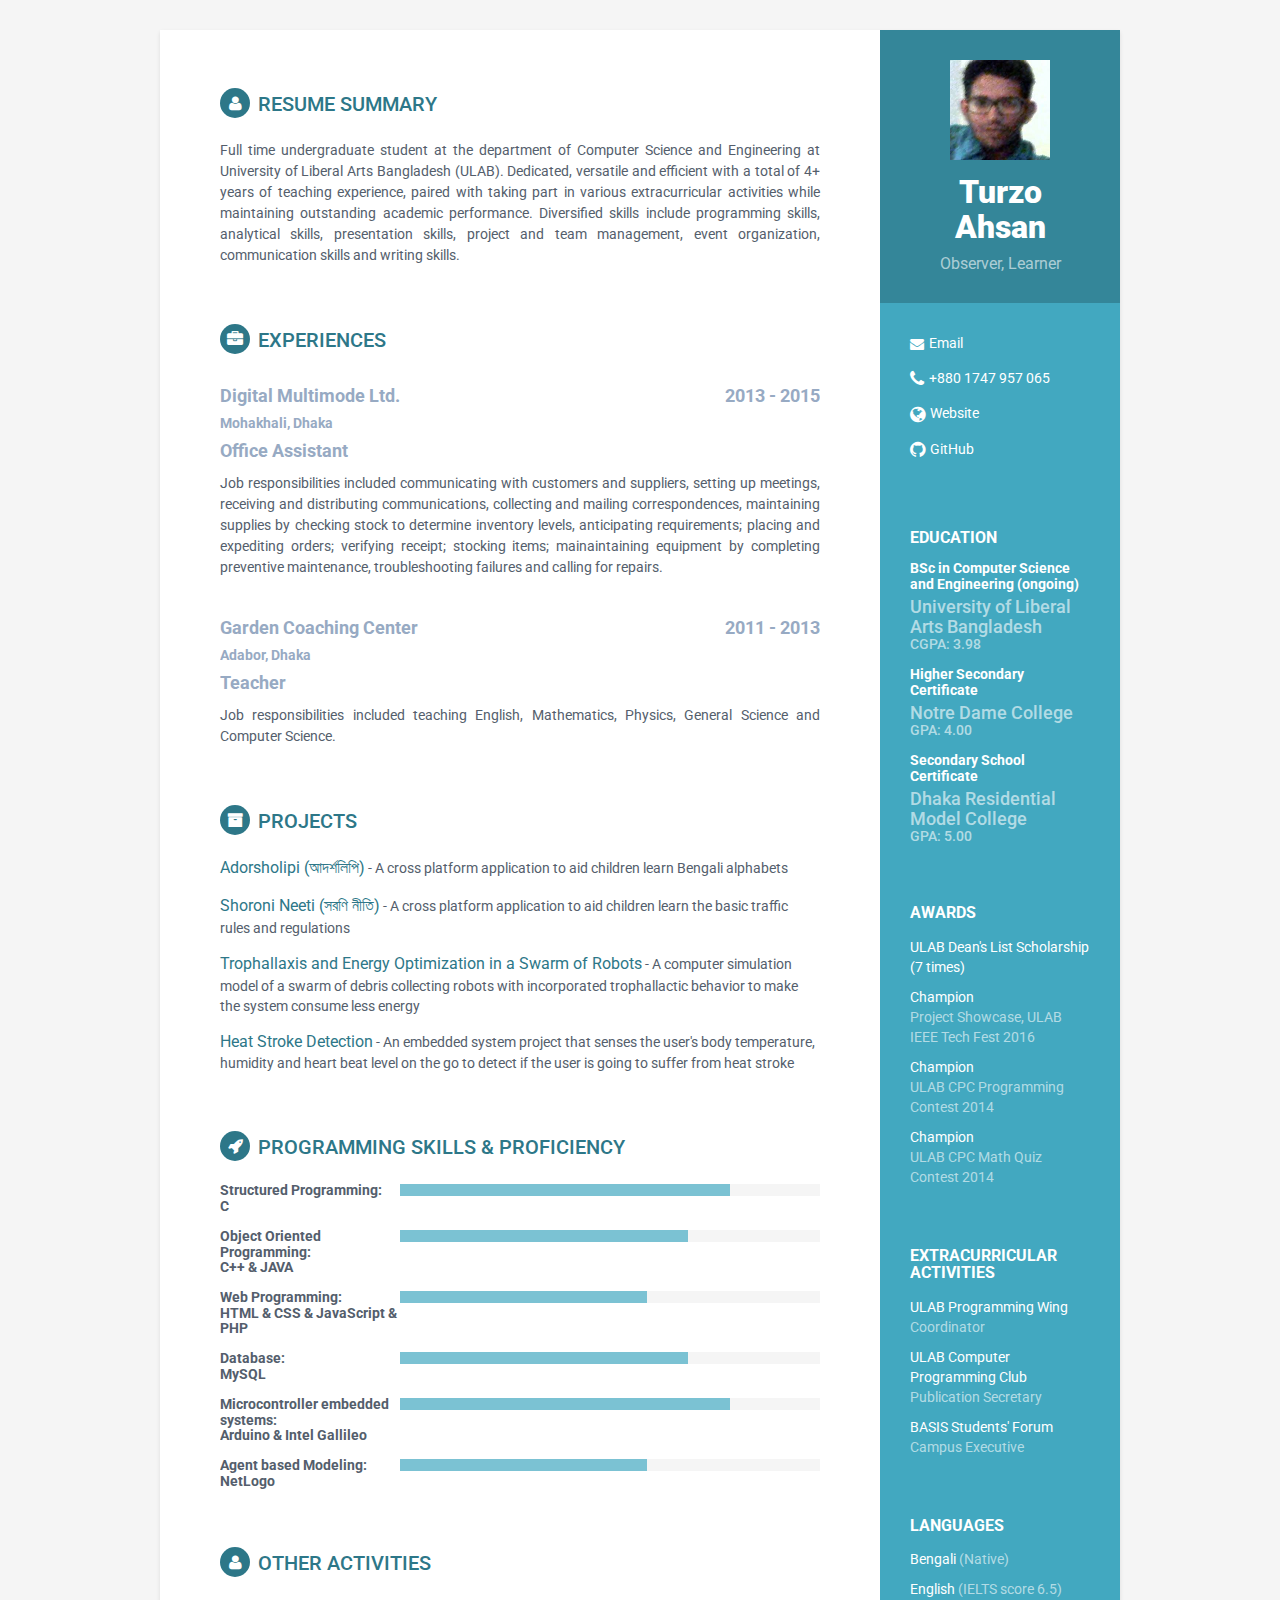
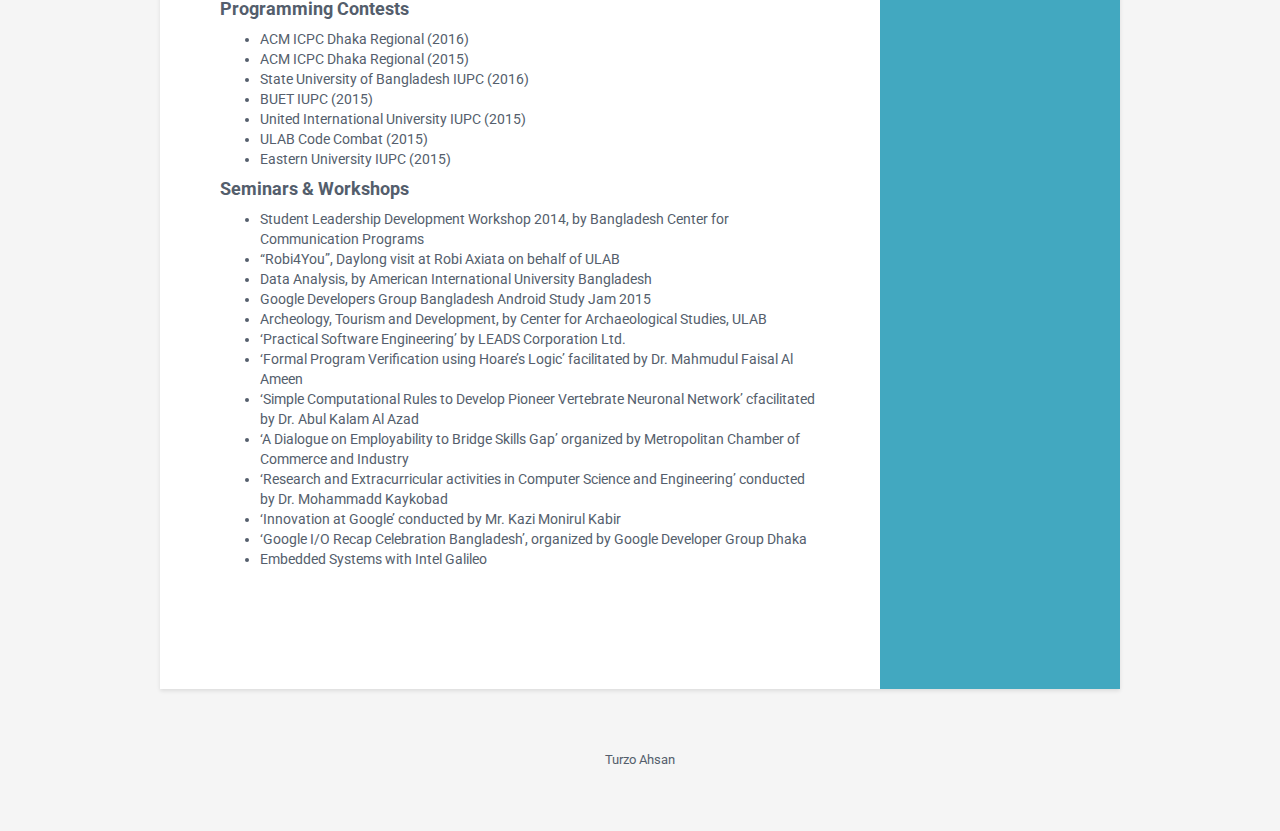
<file: Day.1/myResumeWebsite - oneFolder/index.html>
<!DOCTYPE html>
<html lang="en">  
<head>
    <title>turzo ahsan</title>
    <!-- Meta -->
    <meta charset="utf-8">
    <meta http-equiv="X-UA-Compatible" content="IE=edge">
    <meta name="viewport" content="width=device-width, initial-scale=1.0">
    <meta name="description" content="resume of turzo ahsan">
    <meta name="author" content="turzo ahsan">    
    <link rel="shortcut icon" href="favicon.ico">  
    <link href='https://fonts.googleapis.com/css?family=Roboto:400,500,400italic,300italic,300,500italic,700,700italic,900,900italic' rel='stylesheet' type='text/css'>
    <!-- CSS Libraries -->
    <link rel="stylesheet" href="bootstrap.min.css">   
    <link rel="stylesheet" href="font-awesome/css/font-awesome.css">
    <!-- My CSS -->  
    <link id="theme-style" rel="stylesheet" href="styles.css">
</head> 

<body>
    <div class="wrapper">
        <div class="sidebar-wrapper">
            <div class="profile-container">
                <img class="profile" src="profile.png" alt="profilePicture" />
                <h1 class="name">Turzo Ahsan</h1>
                <h3 class="tagline">Observer, Learner</h3>
            </div><!--//profile-container-->
            
            <div class="contact-container container-block">
                <ul class="list-unstyled contact-list">
                    <li class="email"><i class="fa fa-envelope"></i><a href="mailto: turzo.ahsan@gmail.com">Email</a></li>
                    <li class="phone"><i class="fa fa-phone"></i>+880 1747 957 065</li>
                    <li class="website"><i class="fa fa-globe"></i><a href="https://ahsanturzo.000webhostapp.com/" target="_blank">Website</a></li>
                    <li class="github"><i class="fa fa-github"></i><a href="https://www.github.com/ahsanTurzo" target="_blank">GitHub</a></li>
				</ul>
            </div><!--//contact-container-->
            <div class="education-container container-block">
                <h2 class="container-block-title">Education</h2>
                <div class="item">
                    <h4 class="degree">BSc in Computer Science and Engineering (ongoing)</h4>
                    <h4 class="meta">University of Liberal Arts Bangladesh</h5>
					<h5 class="meta">CGPA: 3.98</h5>
                    <!-- <div class="time">2013 - 2017</div> -->
                </div><!--//item-->
				<div class="item">
                    <h4 class="degree">Higher Secondary Certificate</h4>
                    <h4 class="meta">Notre Dame College</h5> 
					<h5 class="meta">GPA: 4.00</h5>
                </div><!--//item-->
				<div class="item">
                    <h4 class="degree">Secondary School Certificate</h4>
                    <h4 class="meta">Dhaka Residential Model College</h5>  
					<h5 class="meta">GPA: 5.00</h5>					
                </div><!--//item-->
            </div><!--//education-container-->
            
            <div class="languages-container container-block">
                <h2 class="container-block-title">Awards</h2>
                <ul class="list-unstyled interests-list">
                    <li>ULAB Dean's List Scholarship (7 times)
                        <!-- <ul>
                            <li>2014: Summer, Fall</li>
                            <li>2015: Spring, Fall</li>
                            <li>2016: Spring, Summer, Fall</li>
                        </ul> -->
                    </li>
                    <li>Champion<br> <span class="lang-desc">Project Showcase, ULAB IEEE Tech Fest 2016</span></li>
                    <li>Champion<br> <span class="lang-desc">ULAB CPC Programming Contest 2014</span></li>
                    <li>Champion<br> <span class="lang-desc">ULAB CPC Math Quiz Contest 2014</span></li>
                </ul>
            </div><!--//Awards-->

            <div class="languages-container container-block">
                <h2 class="container-block-title">Extracurricular Activities</h2>
                <ul class="list-unstyled interests-list">
                    <li>ULAB Programming Wing <span class="lang-desc">Coordinator</span></li>
                    <li>ULAB Computer Programming Club <span class="lang-desc">Publication Secretary</span></li>
                    <li>BASIS Students' Forum <span class="lang-desc">Campus Executive</span></li>               
                </ul>
            </div><!--//Languages-->

            <div class="languages-container container-block">
                <h2 class="container-block-title">Languages</h2>
                <ul class="list-unstyled interests-list">
                    <li>Bengali <span class="lang-desc">(Native)</span></li>
                    <li>English <span class="lang-desc">(IELTS score 6.5)</span></li>                
                </ul>
            </div><!--//Languages-->


            
            
            
        </div><!--//sidebar-wrapper-->
        
        <div class="main-wrapper">
            
            <section class="section summary-section">
                <h2 class="section-title"><i class="fa fa-user"></i>Resume Summary</h2>
                <div class="summary">
                    <p style=" text-align: justify;">
                        Full time undergraduate student at the department of Computer Science and Engineering at University of Liberal Arts Bangladesh (ULAB). Dedicated, versatile and efficient with a total of 4+ years of teaching experience, paired with taking part in various extracurricular activities while maintaining outstanding academic performance. Diversified skills include programming skills, analytical skills, presentation skills, project and team management, event organization, communication skills and writing skills.     
                    </p>
                </div><!--//summary-->
            </section><!--//Resume Summary section-->
            
            <section class="section experiences-section">
                <h2 class="section-title"><i class="fa fa-briefcase"></i>Experiences</h2>
                
                <div class="item">
                    <div class="meta">
                        <div class="upper-row">
                            <h4 class="company">Digital Multimode Ltd.</h4>
                            <h5 class="company">Mohakhali, Dhaka</h5>
                            <h4 class="company">Office Assistant</h4>
                            <h4 class="time">2013 - 2015</h4>                            
                        </div>                       
                    </div>
                    <div class="details">
                        <p style=" text-align: justify;">                            
                            Job responsibilities included communicating with customers and suppliers, setting up meetings, receiving and distributing communications, collecting and mailing correspondences, maintaining supplies by checking stock to determine inventory levels, anticipating requirements; placing and expediting orders; verifying receipt; stocking items; mainaintaining equipment by completing preventive maintenance, troubleshooting failures and calling for repairs.

                        </p>                        
                    </div>
                </div><!--//item-->

                <div class="item">
                    <div class="meta">
                        <div class="upper-row">
                            <h4 class="company">Garden Coaching Center</h4>
                            <h5 class="company">Adabor, Dhaka</h5>
                            <h4 class="company">Teacher</h4>
                            <h4 class="time">2011 - 2013</h4>                            
                        </div>                       
                    </div>
                    <div class="details">
                        <p style=" text-align: justify;">
                            Job responsibilities included teaching English, Mathematics, Physics, General Science and Computer Science. 
                        </p>                        
                    </div>
                </div><!--//item-->

            </section><!--// Experiences section-->
            
            <section class="section projects-section">
                <h2 class="section-title"><i class="fa fa-archive"></i>Projects</h2>
                
                <div class="item">
                    <span class="project-title"><a href="#hook">Adorsholipi (আদর্শলিপি)</a></span> - <span class="project-tagline">A cross platform application to aid children learn Bengali alphabets</span>
                    
                </div><!--//item-->
                <div class="item">
                    <span class="project-title"><a href="#hook">Shoroni Neeti (সরণি নীতি)</a></span> - 
                    <span class="project-tagline">A cross platform application to aid children learn the basic traffic rules and regulations</span>
                </div><!--//item-->
                <div class="item">
                    <span class="project-title"><a href="#hook">Trophallaxis and Energy Optimization in a Swarm of Robots</a></span> - <span class="project-tagline">A computer simulation model of a swarm of debris collecting robots with incorporated trophallactic behavior to make the system consume less energy</span>
                </div><!--//item-->
                <div class="item">
                    <span class="project-title"><a href="#hook">Heat Stroke Detection</a></span> - <span class="project-tagline">An embedded system project that senses the user's body temperature, humidity and heart beat level on the go to detect if the user is going to suffer from heat stroke</span>
                </div><!--//item-->                
            </section><!--// Projects section-->
            
            <section class="skills-section section">
                <h2 class="section-title"><i class="fa fa-rocket"></i>Programming Skills &amp; Proficiency</h2>
                <div class="skillset">        
                    <div class="item">
                        <h3 class="level-title">Structured Programming: <br> C</h3>
                        <div class="level-bar">
                            <div class="level-bar-inner" data-level="80%">
                            </div>                                      
                        </div><!--//level-bar-->                                 
                    </div><!--//item-->
                    <div class="item">
                        <h3 class="level-title">Object Oriented Programming: <br> C++ &amp; JAVA</h3>
                        <div class="level-bar">
                            <div class="level-bar-inner" data-level="70%">
                            </div>                                      
                        </div><!--//level-bar-->                                 
                    </div><!--//item-->
                    <div class="item">
                        <h3 class="level-title">Web Programming: <br> HTML &amp; CSS &amp; JavaScript &amp; PHP</h3>
                        <div class="level-bar">
                            <div class="level-bar-inner" data-level="60%">
                            </div>                                      
                        </div><!--//level-bar-->                                 
                    </div><!--//item-->
                    <div class="item">
                        <h3 class="level-title">Database: <br> MySQL</h3>
                        <div class="level-bar">
                            <div class="level-bar-inner" data-level="70%">
                            </div>                                      
                        </div><!--//level-bar-->                                 
                    </div><!--//item-->
                    <div class="item">
                        <h3 class="level-title">Microcontroller embedded systems: <br> Arduino &amp; Intel Gallileo</h3>
                        <div class="level-bar">
                            <div class="level-bar-inner" data-level="80%">
                            </div>                                      
                        </div><!--//level-bar-->                                 
                    </div><!--//item-->
                    <div class="item">
                        <h3 class="level-title">Agent based Modeling: <br> NetLogo</h3>
                        <div class="level-bar">
                            <div class="level-bar-inner" data-level="60%">
                            </div>                                      
                        </div><!--//level-bar-->                                 
                    </div><!--//item-->
                                        
                </div>  
            </section><!--//skills-section-->

            <section class="section summary-section">
                <h2 class="section-title"><i class="fa fa-user"></i>Other Activities</h2>
                <div class="summary">
                    <div class="languages-container container-block">
                    <h4 class="container-block-title">Programming Contests</h4>
                        <ul>
                            <li>ACM ICPC Dhaka Regional <span class="lang-desc">(2016)</span></li>
                            <li>ACM ICPC Dhaka Regional <span class="lang-desc">(2015)</span></li>
                            <li>State University of Bangladesh IUPC <span class="lang-desc">(2016)</span></li>
                            <li>BUET IUPC <span class="lang-desc">(2015)</span></li>
                            <li>United International University IUPC <span class="lang-desc">(2015)</span></li>
                            <li>ULAB Code Combat <span class="lang-desc">(2015)</span></li>
                            <li>Eastern University IUPC <span class="lang-desc">(2015)</span></li>                 
                        </ul>
                    </div>  

                    <div class="languages-container container-block">
                    <h4 class="container-block-title">Seminars &amp; Workshops</h4>
                        <ul>
                            <li>Student Leadership Development Workshop 2014, by Bangladesh Center for Communication Programs</li>
                            <li>“Robi4You”, Daylong visit at Robi Axiata on behalf of ULAB</li>
                            <li>Data Analysis, by American International University Bangladesh</li>
                            <li>Google Developers Group Bangladesh Android Study Jam 2015</li>
                            <li>Archeology, Tourism and Development, by Center for Archaeological Studies, ULAB</li>
                            <li>‘Practical Software Engineering’ by LEADS Corporation Ltd.</li>
                            <li>‘Formal Program Verification using Hoare’s Logic’ facilitated by Dr. Mahmudul Faisal Al Ameen</li>
                            <li>‘Simple Computational Rules to Develop Pioneer Vertebrate Neuronal Network’ cfacilitated by Dr. Abul Kalam Al Azad</li>
                            <li>‘A Dialogue on Employability to Bridge Skills Gap’ organized by Metropolitan Chamber of Commerce and Industry</li> 
                            <li>‘Research and Extracurricular activities in Computer Science and Engineering’ conducted by Dr. Mohammadd Kaykobad</li>
                            <li>‘Innovation at Google’ conducted by Mr. Kazi Monirul Kabir</li> 
                            <li>‘Google I/O Recap Celebration Bangladesh’, organized by Google Developer Group Dhaka</li>
                            <li>Embedded Systems with Intel Galileo</li>                                            
                        </ul>
                    </div>                  
                </div><!--//summary-->
            </section><!--//Others section-->
            
        </div><!--//main-body-->
    </div>
 
    <footer class="footer">
        <div class="text-center">                
                <small class="copyright">Turzo Ahsan</small>
        </div><!--//container-->
    </footer><!--//footer-->
 
    <!-- Javascript -->          
    <script type="text/javascript" src="jquery-1.11.3.min.js"></script>
    <script type="text/javascript" src="bootstrap.min.js"></script>    
    <!-- custom js -->
    <script type="text/javascript" src="main.js"></script>
	
	<script type="text/javascript">
		$(document).ready(function () 
		{
			//Disable cut copy paste
			$('body').bind('cut copy paste', function (e) 
			{
				e.preventDefault();
			});
	   
			//Disable mouse right click
			$("body").on("contextmenu",function(e)
			{
				return false;
			});
		});
	</script>
	
</body>
</html>
</file>
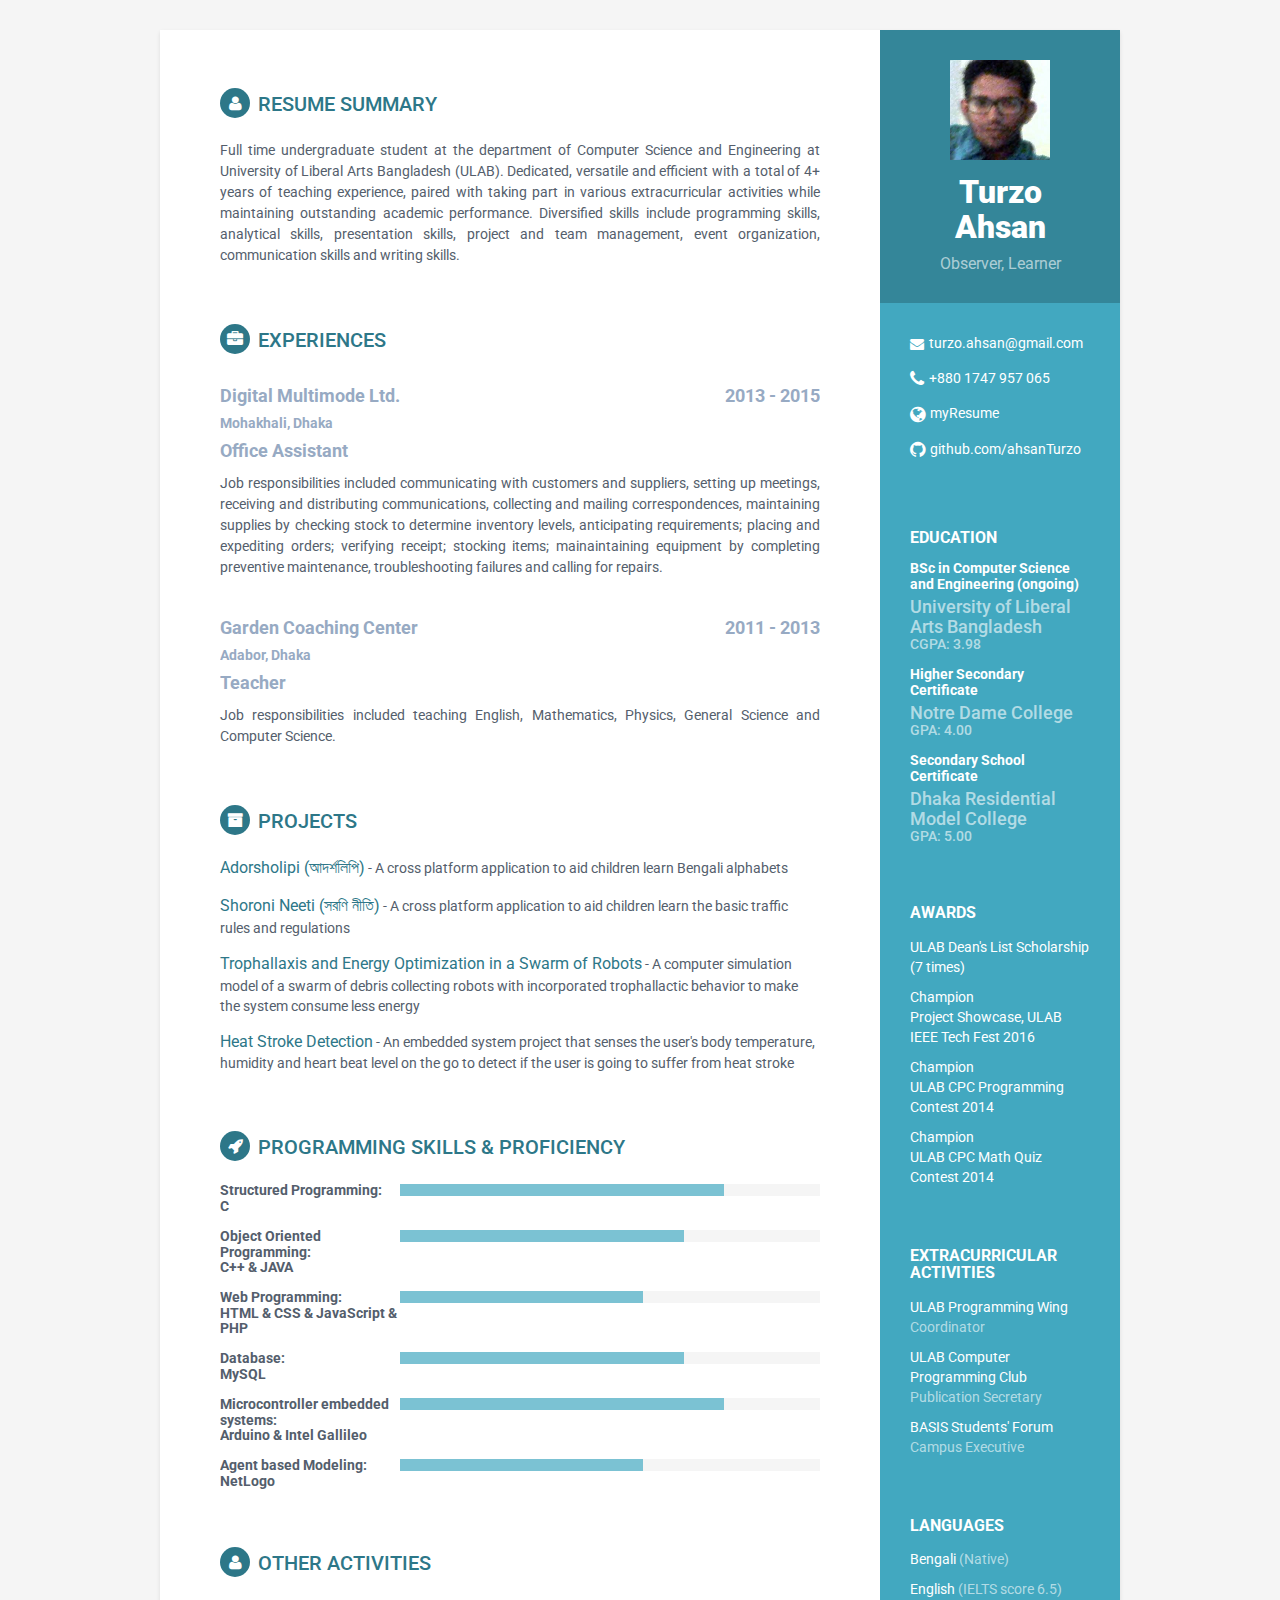
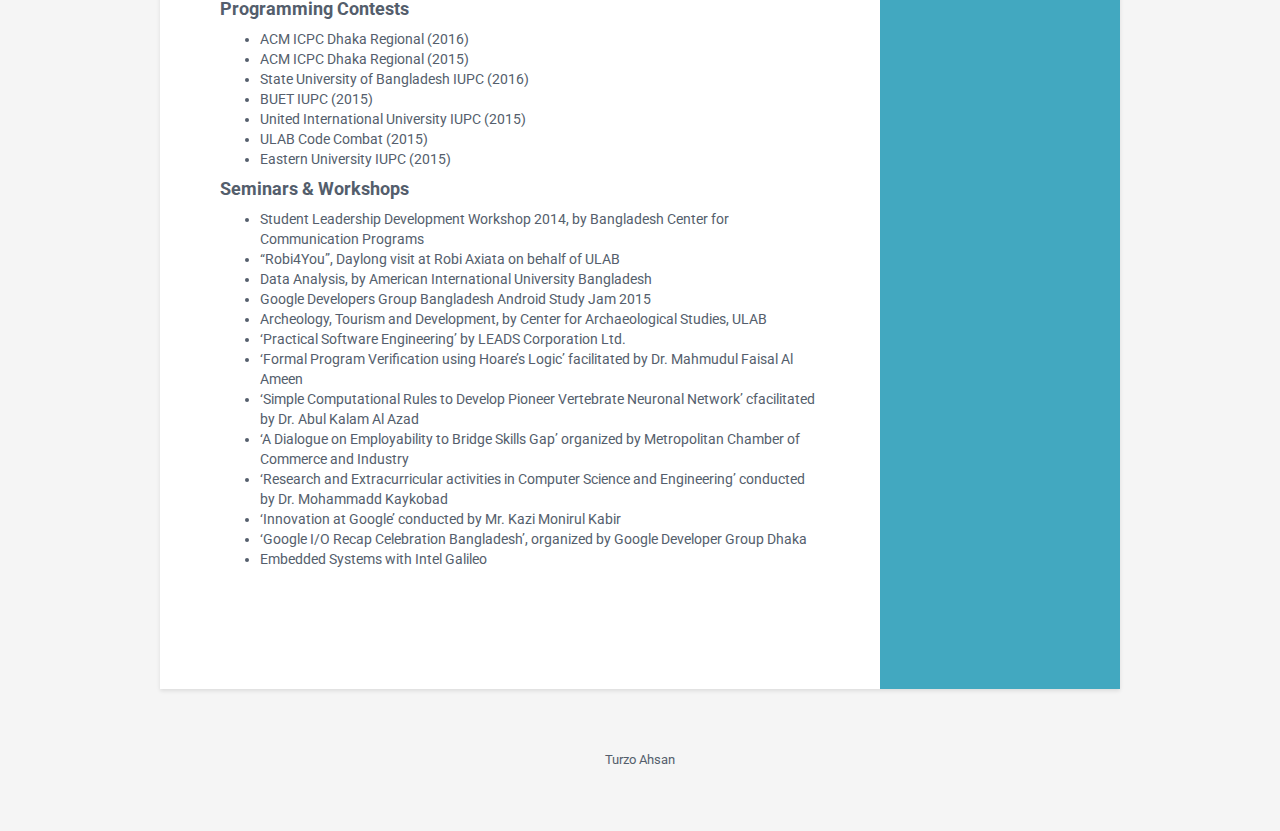
<file: Day.1/myResumeWebsite/index.html>
<!DOCTYPE html>
<html lang="en">  
<head>
    <title>turzo ahsan</title>
    <!-- Meta -->
    <meta charset="utf-8">
    <meta http-equiv="X-UA-Compatible" content="IE=edge">
    <meta name="viewport" content="width=device-width, initial-scale=1.0">
    <meta name="description" content="resume of turzo ahsan">
    <meta name="author" content="turzo ahsan">    
    <link rel="shortcut icon" href="favicon.ico">  
    <link href='https://fonts.googleapis.com/css?family=Roboto:400,500,400italic,300italic,300,500italic,700,700italic,900,900italic' rel='stylesheet' type='text/css'>
    <!-- CSS Libraries -->
    <link rel="stylesheet" href="assets/plugins/bootstrap/css/bootstrap.min.css">   
    <link rel="stylesheet" href="assets/plugins/font-awesome/css/font-awesome.css">
    <!-- My CSS -->  
    <link id="theme-style" rel="stylesheet" href="assets/css/styles.css">
</head> 

<body>
    <div class="wrapper">
        <div class="sidebar-wrapper">
            <div class="profile-container">
                <img class="profile" src="assets/images/profile.png" alt="profilePicture" />
                <h1 class="name">Turzo Ahsan</h1>
                <h3 class="tagline">Observer, Learner</h3>
            </div><!--//profile-container-->
            
            <div class="contact-container container-block">
                <ul class="list-unstyled contact-list">
                    <li class="email"><i class="fa fa-envelope"></i><a href="mailto: turzo.ahsan@gmail.com">turzo.ahsan@gmail.com</a></li>
                    <li class="phone"><i class="fa fa-phone"></i>+880 1747 957 065</li>
                    <li class="website"><i class="fa fa-globe"></i><a href="#" target="_blank">myResume</a></li>
                    <li class="github"><i class="fa fa-github"></i><a href="http://www.github.com/ahsanTurzo" target="_blank">github.com/ahsanTurzo</a></li>
				</ul>
            </div><!--//contact-container-->
            <div class="education-container container-block">
                <h2 class="container-block-title">Education</h2>
                <div class="item">
                    <h4 class="degree">BSc in Computer Science and Engineering (ongoing)</h4>
                    <h4 class="meta">University of Liberal Arts Bangladesh</h5>
					<h5 class="meta">CGPA: 3.98</h5>
                    <!-- <div class="time">2013 - 2017</div> -->
                </div><!--//item-->
				<div class="item">
                    <h4 class="degree">Higher Secondary Certificate</h4>
                    <h4 class="meta">Notre Dame College</h5> 
					<h5 class="meta">GPA: 4.00</h5>
                </div><!--//item-->
				<div class="item">
                    <h4 class="degree">Secondary School Certificate</h4>
                    <h4 class="meta">Dhaka Residential Model College</h5>  
					<h5 class="meta">GPA: 5.00</h5>					
                </div><!--//item-->
            </div><!--//education-container-->
            
            <div class="interests-container container-block">
                <h2 class="container-block-title">Awards</h2>
                <ul class="list-unstyled interests-list">
                    <li>ULAB Dean's List Scholarship (7 times)
                        <!-- <ul>
                            <li>2014: Summer, Fall</li>
                            <li>2015: Spring, Fall</li>
                            <li>2016: Spring, Summer, Fall</li>
                        </ul> -->
                    </li>
                    <li>Champion<br>Project Showcase, ULAB IEEE Tech Fest 2016</li>
                    <li>Champion<br>ULAB CPC Programming Contest 2014</li>
                    <li>Champion<br>ULAB CPC Math Quiz Contest 2014</li>
                </ul>
            </div><!--//Awards-->

            <div class="languages-container container-block">
                <h2 class="container-block-title">Extracurricular Activities</h2>
                <ul class="list-unstyled interests-list">
                    <li>ULAB Programming Wing <span class="lang-desc">Coordinator</span></li>
                    <li>ULAB Computer Programming Club <span class="lang-desc">Publication Secretary</span></li>
                    <li>BASIS Students' Forum <span class="lang-desc">Campus Executive</span></li>               
                </ul>
            </div><!--//Languages-->

            <div class="languages-container container-block">
                <h2 class="container-block-title">Languages</h2>
                <ul class="list-unstyled interests-list">
                    <li>Bengali <span class="lang-desc">(Native)</span></li>
                    <li>English <span class="lang-desc">(IELTS score 6.5)</span></li>                
                </ul>
            </div><!--//Languages-->


            
            
            
        </div><!--//sidebar-wrapper-->
        
        <div class="main-wrapper">
            
            <section class="section summary-section">
                <h2 class="section-title"><i class="fa fa-user"></i>Resume Summary</h2>
                <div class="summary">
                    <p style=" text-align: justify;">
                        Full time undergraduate student at the department of Computer Science and Engineering at University of Liberal Arts Bangladesh (ULAB). Dedicated, versatile and efficient with a total of 4+ years of teaching experience, paired with taking part in various extracurricular activities while maintaining outstanding academic performance. Diversified skills include programming skills, analytical skills, presentation skills, project and team management, event organization, communication skills and writing skills.     
                    </p>
                </div><!--//summary-->
            </section><!--//Resume Summary section-->
            
            <section class="section experiences-section">
                <h2 class="section-title"><i class="fa fa-briefcase"></i>Experiences</h2>
                
                <div class="item">
                    <div class="meta">
                        <div class="upper-row">
                            <h4 class="company">Digital Multimode Ltd.</h4>
                            <h5 class="company">Mohakhali, Dhaka</h5>
                            <h4 class="company">Office Assistant</h4>
                            <h4 class="time">2013 - 2015</h4>                            
                        </div>                       
                    </div>
                    <div class="details">
                        <p style=" text-align: justify;">                            
                            Job responsibilities included communicating with customers and suppliers, setting up meetings, receiving and distributing communications, collecting and mailing correspondences, maintaining supplies by checking stock to determine inventory levels, anticipating requirements; placing and expediting orders; verifying receipt; stocking items; mainaintaining equipment by completing preventive maintenance, troubleshooting failures and calling for repairs.

                        </p>                        
                    </div>
                </div><!--//item-->

                <div class="item">
                    <div class="meta">
                        <div class="upper-row">
                            <h4 class="company">Garden Coaching Center</h4>
                            <h5 class="company">Adabor, Dhaka</h5>
                            <h4 class="company">Teacher</h4>
                            <h4 class="time">2011 - 2013</h4>                            
                        </div>                       
                    </div>
                    <div class="details">
                        <p style=" text-align: justify;">
                            Job responsibilities included teaching English, Mathematics, Physics, General Science and Computer Science. 
                        </p>                        
                    </div>
                </div><!--//item-->

            </section><!--// Experiences section-->
            
            <section class="section projects-section">
                <h2 class="section-title"><i class="fa fa-archive"></i>Projects</h2>
                
                <div class="item">
                    <span class="project-title"><a href="#hook">Adorsholipi (আদর্শলিপি)</a></span> - <span class="project-tagline">A cross platform application to aid children learn Bengali alphabets</span>
                    
                </div><!--//item-->
                <div class="item">
                    <span class="project-title"><a href="#hook">Shoroni Neeti (সরণি নীতি)</a></span> - 
                    <span class="project-tagline">A cross platform application to aid children learn the basic traffic rules and regulations</span>
                </div><!--//item-->
                <div class="item">
                    <span class="project-title"><a href="#hook">Trophallaxis and Energy Optimization in a Swarm of Robots</a></span> - <span class="project-tagline">A computer simulation model of a swarm of debris collecting robots with incorporated trophallactic behavior to make the system consume less energy</span>
                </div><!--//item-->
                <div class="item">
                    <span class="project-title"><a href="#hook">Heat Stroke Detection</a></span> - <span class="project-tagline">An embedded system project that senses the user's body temperature, humidity and heart beat level on the go to detect if the user is going to suffer from heat stroke</span>
                </div><!--//item-->                
            </section><!--// Projects section-->
            
            <section class="skills-section section">
                <h2 class="section-title"><i class="fa fa-rocket"></i>Programming Skills &amp; Proficiency</h2>
                <div class="skillset">        
                    <div class="item">
                        <h3 class="level-title">Structured Programming: <br> C</h3>
                        <div class="level-bar">
                            <div class="level-bar-inner" data-level="80%">
                            </div>                                      
                        </div><!--//level-bar-->                                 
                    </div><!--//item-->
                    <div class="item">
                        <h3 class="level-title">Object Oriented Programming: <br> C++ &amp; JAVA</h3>
                        <div class="level-bar">
                            <div class="level-bar-inner" data-level="70%">
                            </div>                                      
                        </div><!--//level-bar-->                                 
                    </div><!--//item-->
                    <div class="item">
                        <h3 class="level-title">Web Programming: <br> HTML &amp; CSS &amp; JavaScript &amp; PHP</h3>
                        <div class="level-bar">
                            <div class="level-bar-inner" data-level="60%">
                            </div>                                      
                        </div><!--//level-bar-->                                 
                    </div><!--//item-->
                    <div class="item">
                        <h3 class="level-title">Database: <br> MySQL</h3>
                        <div class="level-bar">
                            <div class="level-bar-inner" data-level="70%">
                            </div>                                      
                        </div><!--//level-bar-->                                 
                    </div><!--//item-->
                    <div class="item">
                        <h3 class="level-title">Microcontroller embedded systems: <br> Arduino &amp; Intel Gallileo</h3>
                        <div class="level-bar">
                            <div class="level-bar-inner" data-level="80%">
                            </div>                                      
                        </div><!--//level-bar-->                                 
                    </div><!--//item-->
                    <div class="item">
                        <h3 class="level-title">Agent based Modeling: <br> NetLogo</h3>
                        <div class="level-bar">
                            <div class="level-bar-inner" data-level="60%">
                            </div>                                      
                        </div><!--//level-bar-->                                 
                    </div><!--//item-->
                                        
                </div>  
            </section><!--//skills-section-->

            <section class="section summary-section">
                <h2 class="section-title"><i class="fa fa-user"></i>Other Activities</h2>
                <div class="summary">
                    <div class="languages-container container-block">
                    <h4 class="container-block-title">Programming Contests</h4>
                        <ul>
                            <li>ACM ICPC Dhaka Regional <span class="lang-desc">(2016)</span></li>
                            <li>ACM ICPC Dhaka Regional <span class="lang-desc">(2015)</span></li>
                            <li>State University of Bangladesh IUPC <span class="lang-desc">(2016)</span></li>
                            <li>BUET IUPC <span class="lang-desc">(2015)</span></li>
                            <li>United International University IUPC <span class="lang-desc">(2015)</span></li>
                            <li>ULAB Code Combat <span class="lang-desc">(2015)</span></li>
                            <li>Eastern University IUPC <span class="lang-desc">(2015)</span></li>                 
                        </ul>
                    </div>  

                    <div class="languages-container container-block">
                    <h4 class="container-block-title">Seminars &amp; Workshops</h4>
                        <ul>
                            <li>Student Leadership Development Workshop 2014, by Bangladesh Center for Communication Programs</li>
                            <li>“Robi4You”, Daylong visit at Robi Axiata on behalf of ULAB</li>
                            <li>Data Analysis, by American International University Bangladesh</li>
                            <li>Google Developers Group Bangladesh Android Study Jam 2015</li>
                            <li>Archeology, Tourism and Development, by Center for Archaeological Studies, ULAB</li>
                            <li>‘Practical Software Engineering’ by LEADS Corporation Ltd.</li>
                            <li>‘Formal Program Verification using Hoare’s Logic’ facilitated by Dr. Mahmudul Faisal Al Ameen</li>
                            <li>‘Simple Computational Rules to Develop Pioneer Vertebrate Neuronal Network’ cfacilitated by Dr. Abul Kalam Al Azad</li>
                            <li>‘A Dialogue on Employability to Bridge Skills Gap’ organized by Metropolitan Chamber of Commerce and Industry</li> 
                            <li>‘Research and Extracurricular activities in Computer Science and Engineering’ conducted by Dr. Mohammadd Kaykobad</li>
                            <li>‘Innovation at Google’ conducted by Mr. Kazi Monirul Kabir</li> 
                            <li>‘Google I/O Recap Celebration Bangladesh’, organized by Google Developer Group Dhaka</li>
                            <li>Embedded Systems with Intel Galileo</li>                                            
                        </ul>
                    </div>                  
                </div><!--//summary-->
            </section><!--//Others section-->
            
        </div><!--//main-body-->
    </div>
 
    <footer class="footer">
        <div class="text-center">                
                <small class="copyright">Turzo Ahsan</small>
        </div><!--//container-->
    </footer><!--//footer-->
 
    <!-- Javascript -->          
    <script type="text/javascript" src="assets/plugins/jquery-1.11.3.min.js"></script>
    <script type="text/javascript" src="assets/plugins/bootstrap/js/bootstrap.min.js"></script>    
    <!-- custom js -->
    <script type="text/javascript" src="assets/js/main.js"></script>            
</body>
</html>
</file>
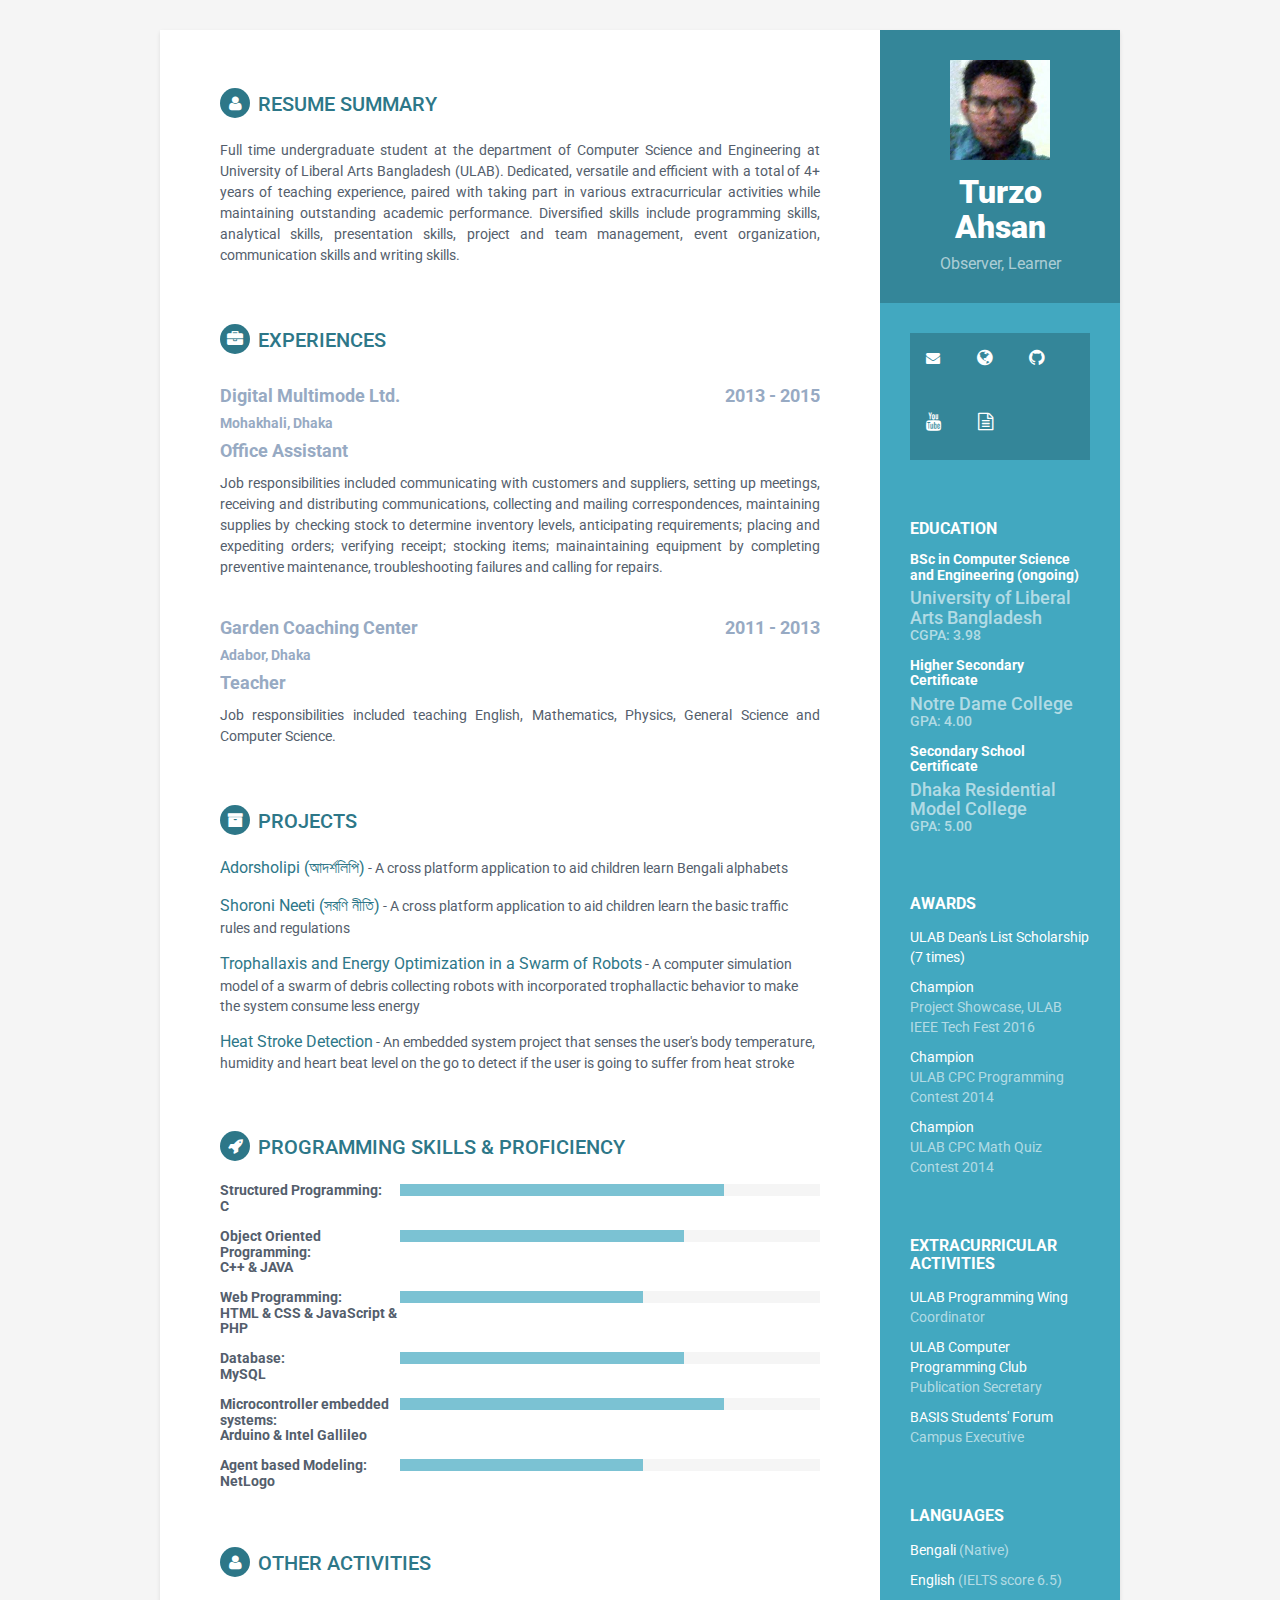
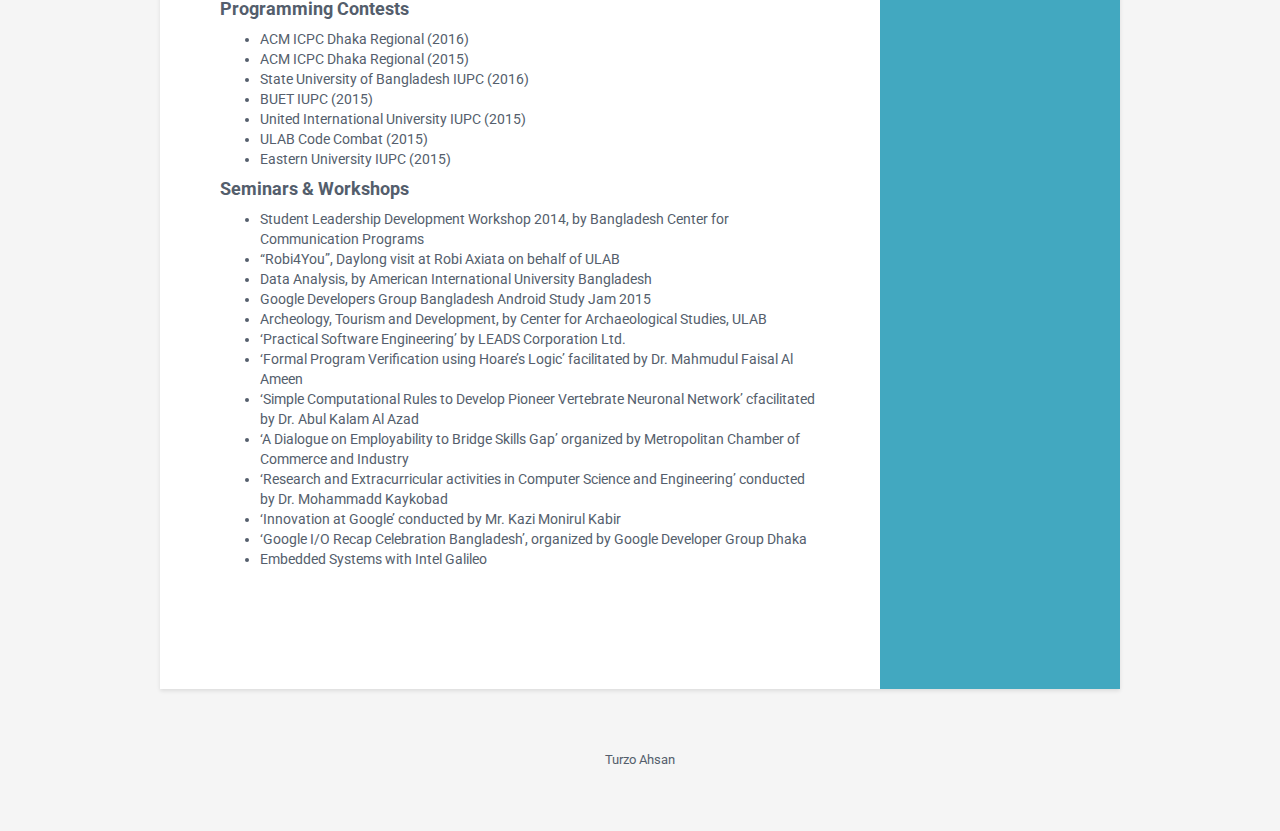
<file: Day.2/myResumeWebsite - oneFolder/index.html>
<!DOCTYPE html>
<html lang="en">  
<head>
    <title>turzo ahsan</title>
    <!-- Meta -->
    <meta charset="utf-8">
    <meta http-equiv="X-UA-Compatible" content="IE=edge">
    <meta name="viewport" content="width=device-width, initial-scale=1.0">
    <meta name="description" content="resume of turzo ahsan">
    <meta name="author" content="turzo ahsan">    
    <link rel="shortcut icon" href="favicon.ico">  
    <link href='https://fonts.googleapis.com/css?family=Roboto:400,500,400italic,300italic,300,500italic,700,700italic,900,900italic' rel='stylesheet' type='text/css'>
    <!-- CSS Libraries -->
    <link rel="stylesheet" href="bootstrap.min.css">   
    <link rel="stylesheet" href="font-awesome/css/font-awesome.css">
    <!-- My CSS -->  
    <link id="theme-style" rel="stylesheet" href="index_styles.css">
</head> 

<body>
    <div class="wrapper">
        <div class="sidebar-wrapper">
            <div class="profile-container">
                <img class="profile" src="profile.png" alt="profilePicture" />
                <h1 class="name">Turzo Ahsan</h1>
                <h3 class="tagline">Observer, Learner</h3>
            </div><!--//profile-container-->
            
            <div class="contact-container container-block">
                <ul class="list-unstyled contact-list">
                    <!-- <li class="phone"><i class="fa fa-phone"></i>+880 1747 957 065</li> -->
                    <!-- <li class="email"><i class="fa fa-envelope"></i><a href="mailto: turzo.ahsan@gmail.com">Email</a></li>
                    <li class="website"><i class="fa fa-globe"></i><a href="ahsanturzo.uphero.com" target="_blank">Website</a></li>
                    <li class="github"><i class="fa fa-github"></i><a href="https://www.github.com/ahsanTurzo" target="_blank">GitHub</a></li>
                    <li class="github"><i class="fa fa-youtube"></i><a href="https://www.youtube.com/channel/UC4whr6T2eG45C6atbX5fGQg" target="_blank">YouTube</a></li>
                    <li class="github"><i class="fa fa-book"></i><a href="myBlog.html" target="_blank">Blog</a></li> -->
                    <li class="email">
                        <a href="mailto: turzo.ahsan@gmail.com"><i class="fa fa-envelope"></i></a>
                    </li>
                    <li class="website">
                        <a href="ahsanturzo.uphero.com" target="_blank"><i class="fa fa-globe"></i></a>
                    </li>
                    <li class="github">
                        <a href="https://www.github.com/ahsanTurzo" target="_blank"><i class="fa fa-github"></i></a>
                    </li>
                    <li class="github">
                        <a href="https://www.youtube.com/channel/UC4whr6T2eG45C6atbX5fGQg" target="_blank"><i class="fa fa-youtube"></i></a>
                    </li>
                    <li class="github">
                        <a href="myBlog.html" target="_blank"><i class="fa fa-file-text-o"></i></a>
                    </li>
				</ul>
            </div><!--//contact-container-->
            <div class="education-container container-block">
                <h2 class="container-block-title">Education</h2>
                <div class="item">
                    <h4 class="degree">BSc in Computer Science and Engineering (ongoing)</h4>
                    <h4 class="meta">University of Liberal Arts Bangladesh</h5>
					<h5 class="meta">CGPA: 3.98</h5>
                    <!-- <div class="time">2013 - 2017</div> -->
                </div><!--//item-->
				<div class="item">
                    <h4 class="degree">Higher Secondary Certificate</h4>
                    <h4 class="meta">Notre Dame College</h5> 
					<h5 class="meta">GPA: 4.00</h5>
                </div><!--//item-->
				<div class="item">
                    <h4 class="degree">Secondary School Certificate</h4>
                    <h4 class="meta">Dhaka Residential Model College</h5>  
					<h5 class="meta">GPA: 5.00</h5>					
                </div><!--//item-->
            </div><!--//education-container-->
            
            <div class="languages-container container-block">
                <h2 class="container-block-title">Awards</h2>
                <ul class="list-unstyled interests-list">
                    <li>ULAB Dean's List Scholarship (7 times)
                        <!-- <ul>
                            <li>2014: Summer, Fall</li>
                            <li>2015: Spring, Fall</li>
                            <li>2016: Spring, Summer, Fall</li>
                        </ul> -->
                    </li>
                    <li>Champion<br> <span class="lang-desc">Project Showcase, ULAB IEEE Tech Fest 2016</span></li>
                    <li>Champion<br> <span class="lang-desc">ULAB CPC Programming Contest 2014</span></li>
                    <li>Champion<br> <span class="lang-desc">ULAB CPC Math Quiz Contest 2014</span></li>
                </ul>
            </div><!--//Awards-->

            <div class="languages-container container-block">
                <h2 class="container-block-title">Extracurricular Activities</h2>
                <ul class="list-unstyled interests-list">
                    <li>ULAB Programming Wing <span class="lang-desc">Coordinator</span></li>
                    <li>ULAB Computer Programming Club <span class="lang-desc">Publication Secretary</span></li>
                    <li>BASIS Students' Forum <span class="lang-desc">Campus Executive</span></li>               
                </ul>
            </div><!--//Languages-->

            <div class="languages-container container-block">
                <h2 class="container-block-title">Languages</h2>
                <ul class="list-unstyled interests-list">
                    <li>Bengali <span class="lang-desc">(Native)</span></li>
                    <li>English <span class="lang-desc">(IELTS score 6.5)</span></li>                
                </ul>
            </div><!--//Languages-->


            
            
            
        </div><!--//sidebar-wrapper-->
        
        <div class="main-wrapper">
            
            <section class="section summary-section">
                <h2 class="section-title"><i class="fa fa-user"></i>Resume Summary</h2>
                <div class="summary">
                    <p style=" text-align: justify;">
                        Full time undergraduate student at the department of Computer Science and Engineering at University of Liberal Arts Bangladesh (ULAB). Dedicated, versatile and efficient with a total of 4+ years of teaching experience, paired with taking part in various extracurricular activities while maintaining outstanding academic performance. Diversified skills include programming skills, analytical skills, presentation skills, project and team management, event organization, communication skills and writing skills.     
                    </p>
                </div><!--//summary-->
            </section><!--//Resume Summary section-->
            
            <section class="section experiences-section">
                <h2 class="section-title"><i class="fa fa-briefcase"></i>Experiences</h2>
                
                <div class="item">
                    <div class="meta">
                        <div class="upper-row">
                            <h4 class="company">Digital Multimode Ltd.</h4>
                            <h5 class="company">Mohakhali, Dhaka</h5>
                            <h4 class="company">Office Assistant</h4>
                            <h4 class="time">2013 - 2015</h4>                            
                        </div>                       
                    </div>
                    <div class="details">
                        <p style=" text-align: justify;">                            
                            Job responsibilities included communicating with customers and suppliers, setting up meetings, receiving and distributing communications, collecting and mailing correspondences, maintaining supplies by checking stock to determine inventory levels, anticipating requirements; placing and expediting orders; verifying receipt; stocking items; mainaintaining equipment by completing preventive maintenance, troubleshooting failures and calling for repairs.

                        </p>                        
                    </div>
                </div><!--//item-->

                <div class="item">
                    <div class="meta">
                        <div class="upper-row">
                            <h4 class="company">Garden Coaching Center</h4>
                            <h5 class="company">Adabor, Dhaka</h5>
                            <h4 class="company">Teacher</h4>
                            <h4 class="time">2011 - 2013</h4>                            
                        </div>                       
                    </div>
                    <div class="details">
                        <p style=" text-align: justify;">
                            Job responsibilities included teaching English, Mathematics, Physics, General Science and Computer Science. 
                        </p>                        
                    </div>
                </div><!--//item-->

            </section><!--// Experiences section-->
            
            <section class="section projects-section">
                <h2 class="section-title"><i class="fa fa-archive"></i>Projects</h2>
                
                <div class="item">
                    <span class="project-title"><a href="#hook">Adorsholipi (আদর্শলিপি)</a></span> - <span class="project-tagline">A cross platform application to aid children learn Bengali alphabets</span>
                    
                </div><!--//item-->
                <div class="item">
                    <span class="project-title"><a href="#hook">Shoroni Neeti (সরণি নীতি)</a></span> - 
                    <span class="project-tagline">A cross platform application to aid children learn the basic traffic rules and regulations</span>
                </div><!--//item-->
                <div class="item">
                    <span class="project-title"><a href="#hook">Trophallaxis and Energy Optimization in a Swarm of Robots</a></span> - <span class="project-tagline">A computer simulation model of a swarm of debris collecting robots with incorporated trophallactic behavior to make the system consume less energy</span>
                </div><!--//item-->
                <div class="item">
                    <span class="project-title"><a href="#hook">Heat Stroke Detection</a></span> - <span class="project-tagline">An embedded system project that senses the user's body temperature, humidity and heart beat level on the go to detect if the user is going to suffer from heat stroke</span>
                </div><!--//item-->                
            </section><!--// Projects section-->
            
            <section class="skills-section section">
                <h2 class="section-title"><i class="fa fa-rocket"></i>Programming Skills &amp; Proficiency</h2>
                <div class="skillset">        
                    <div class="item">
                        <h3 class="level-title">Structured Programming: <br> C</h3>
                        <div class="level-bar">
                            <div class="level-bar-inner" data-level="80%">
                            </div>                                      
                        </div><!--//level-bar-->                                 
                    </div><!--//item-->
                    <div class="item">
                        <h3 class="level-title">Object Oriented Programming: <br> C++ &amp; JAVA</h3>
                        <div class="level-bar">
                            <div class="level-bar-inner" data-level="70%">
                            </div>                                      
                        </div><!--//level-bar-->                                 
                    </div><!--//item-->
                    <div class="item">
                        <h3 class="level-title">Web Programming: <br> HTML &amp; CSS &amp; JavaScript &amp; PHP</h3>
                        <div class="level-bar">
                            <div class="level-bar-inner" data-level="60%">
                            </div>                                      
                        </div><!--//level-bar-->                                 
                    </div><!--//item-->
                    <div class="item">
                        <h3 class="level-title">Database: <br> MySQL</h3>
                        <div class="level-bar">
                            <div class="level-bar-inner" data-level="70%">
                            </div>                                      
                        </div><!--//level-bar-->                                 
                    </div><!--//item-->
                    <div class="item">
                        <h3 class="level-title">Microcontroller embedded systems: <br> Arduino &amp; Intel Gallileo</h3>
                        <div class="level-bar">
                            <div class="level-bar-inner" data-level="80%">
                            </div>                                      
                        </div><!--//level-bar-->                                 
                    </div><!--//item-->
                    <div class="item">
                        <h3 class="level-title">Agent based Modeling: <br> NetLogo</h3>
                        <div class="level-bar">
                            <div class="level-bar-inner" data-level="60%">
                            </div>                                      
                        </div><!--//level-bar-->                                 
                    </div><!--//item-->
                                        
                </div>  
            </section><!--//skills-section-->

            <section class="section summary-section">
                <h2 class="section-title"><i class="fa fa-user"></i>Other Activities</h2>
                <div class="summary">
                    <div class="languages-container container-block">
                    <h4 class="container-block-title">Programming Contests</h4>
                        <ul>
                            <li>ACM ICPC Dhaka Regional <span class="lang-desc">(2016)</span></li>
                            <li>ACM ICPC Dhaka Regional <span class="lang-desc">(2015)</span></li>
                            <li>State University of Bangladesh IUPC <span class="lang-desc">(2016)</span></li>
                            <li>BUET IUPC <span class="lang-desc">(2015)</span></li>
                            <li>United International University IUPC <span class="lang-desc">(2015)</span></li>
                            <li>ULAB Code Combat <span class="lang-desc">(2015)</span></li>
                            <li>Eastern University IUPC <span class="lang-desc">(2015)</span></li>                 
                        </ul>
                    </div>  

                    <div class="languages-container container-block">
                    <h4 class="container-block-title">Seminars &amp; Workshops</h4>
                        <ul>
                            <li>Student Leadership Development Workshop 2014, by Bangladesh Center for Communication Programs</li>
                            <li>“Robi4You”, Daylong visit at Robi Axiata on behalf of ULAB</li>
                            <li>Data Analysis, by American International University Bangladesh</li>
                            <li>Google Developers Group Bangladesh Android Study Jam 2015</li>
                            <li>Archeology, Tourism and Development, by Center for Archaeological Studies, ULAB</li>
                            <li>‘Practical Software Engineering’ by LEADS Corporation Ltd.</li>
                            <li>‘Formal Program Verification using Hoare’s Logic’ facilitated by Dr. Mahmudul Faisal Al Ameen</li>
                            <li>‘Simple Computational Rules to Develop Pioneer Vertebrate Neuronal Network’ cfacilitated by Dr. Abul Kalam Al Azad</li>
                            <li>‘A Dialogue on Employability to Bridge Skills Gap’ organized by Metropolitan Chamber of Commerce and Industry</li> 
                            <li>‘Research and Extracurricular activities in Computer Science and Engineering’ conducted by Dr. Mohammadd Kaykobad</li>
                            <li>‘Innovation at Google’ conducted by Mr. Kazi Monirul Kabir</li> 
                            <li>‘Google I/O Recap Celebration Bangladesh’, organized by Google Developer Group Dhaka</li>
                            <li>Embedded Systems with Intel Galileo</li>                                            
                        </ul>
                    </div>                  
                </div><!--//summary-->
            </section><!--//Others section-->
            
        </div><!--//main-body-->
    </div>
 
    <footer class="footer">
        <div class="text-center">                
                <small class="copyright">Turzo Ahsan</small>
        </div><!--//container-->
    </footer><!--//footer-->
 
    <!-- Javascript -->          
    <script type="text/javascript" src="jquery-1.11.3.min.js"></script>
    <script type="text/javascript" src="bootstrap.min.js"></script>    
    <!-- custom js -->
    <script type="text/javascript" src="main.js"></script>
	
	<script type="text/javascript">
		$(document).ready(function () 
		{
			//Disable cut copy paste
			$('body').bind('cut copy paste', function (e) 
			{
				e.preventDefault();
			});
	   
			//Disable mouse right click
			$("body").on("contextmenu",function(e)
			{
				return false;
			});
		});
	</script>
	
</body>
</html>
</file>
<file: Day.1/myResumeWebsite - oneFolder/styles.css>
/* styles.css */
/* ======= Base ======= */
body {
  font-family: 'Roboto', sans-serif;
  color: #545E6C;
  background: #f5f5f5;
  font-size: 14px;
  padding: 30px;
  -webkit-font-smoothing: antialiased;
  -moz-osx-font-smoothing: grayscale;
}
h1,
h2,
h3,
h4,
h5,
h6 {
  font-weight: 700;
}
a {
  color: #2d7788;
  -webkit-transition: all 0.4s ease-in-out;
  -moz-transition: all 0.4s ease-in-out;
  -ms-transition: all 0.4s ease-in-out;
  -o-transition: all 0.4s ease-in-out;
}
a:hover {
  text-decoration: underline;
  color: #1a454f;
}
a:focus {
  text-decoration: none;
}
p {
  line-height: 1.5;
}
.wrapper {
  background: #42A8C0;
  max-width: 960px;
  margin: 0 auto;
  position: relative;
  -webkit-box-shadow: 0px 2px 4px rgba(0, 0, 0, 0.1);
  -moz-box-shadow: 0px 2px 4px rgba(0, 0, 0, 0.1);
  box-shadow: 0px 2px 4px rgba(0, 0, 0, 0.1);
}
.sidebar-wrapper {
  background: #42A8C0;
  position: absolute;
  right: 0;
  width: 240px;
  height: 100%;
  min-height: 800px;
  color: #fff;
}
.sidebar-wrapper a {
  color: #fff;
}
.sidebar-wrapper .profile-container {
  padding: 30px;
  background: rgba(0, 0, 0, 0.2);
  text-align: center;
  color: #fff;
}
.sidebar-wrapper .name {
  font-size: 32px;
  font-weight: 900;
  margin-top: 0;
  margin-bottom: 10px;
}
.sidebar-wrapper .tagline {
  color: rgba(255, 255, 255, 0.6);
  font-size: 16px;
  font-weight: 400;
  margin-top: 0;
  margin-bottom: 0;
}
.sidebar-wrapper .profile {
  margin-bottom: 15px;
}
.sidebar-wrapper .contact-list .fa {
  margin-right: 5px;
  font-size: 18px;
  vertical-align: middle;
}
.sidebar-wrapper .contact-list li {
  margin-bottom: 15px;
}
.sidebar-wrapper .contact-list li:last-child {
  margin-bottom: 0;
}
.sidebar-wrapper .contact-list .email .fa {
  font-size: 14px;
}
.sidebar-wrapper .container-block {
  padding: 30px;
}
.sidebar-wrapper .container-block-title {
  text-transform: uppercase;
  font-size: 16px;
  font-weight: 700;
  margin-top: 0;
  margin-bottom: 15px;
}
.sidebar-wrapper .degree {
  font-size: 14px;
  margin-top: 0;
  margin-bottom: 5px;
}
.sidebar-wrapper .education-container .item {
  margin-bottom: 15px;
}
.sidebar-wrapper .education-container .item:last-child {
  margin-bottom: 0;
}
.sidebar-wrapper .education-container .meta {
  color: rgba(255, 255, 255, 0.6);
  font-weight: 500;
  margin-bottom: 0px;
  margin-top: 0;
}
.sidebar-wrapper .education-container .time {
  color: rgba(255, 255, 255, 0.6);
  font-weight: 500;
  margin-bottom: 0px;
}
.sidebar-wrapper .languages-container .lang-desc {
  color: rgba(255, 255, 255, 0.6);
}
.sidebar-wrapper .languages-list {
  margin-bottom: 0;
}
.sidebar-wrapper .languages-list li {
  margin-bottom: 10px;
}
.sidebar-wrapper .languages-list li:last-child {
  margin-bottom: 0;
}
.sidebar-wrapper .interests-list {
  margin-bottom: 0;
}
.sidebar-wrapper .interests-list li {
  margin-bottom: 10px;
}
.sidebar-wrapper .interests-list li:last-child {
  margin-bottom: 0;
}
.main-wrapper {
  background: #fff;
  padding: 60px;
  padding-right: 300px;
}
.main-wrapper .section-title {
  text-transform: uppercase;
  font-size: 20px;
  font-weight: 500;
  color: #2d7788;
  position: relative;
  margin-top: 0;
  margin-bottom: 20px;
}
.main-wrapper .section-title .fa {
  width: 30px;
  height: 30px;
  margin-right: 8px;
  display: inline-block;
  color: #fff;
  -webkit-border-radius: 50%;
  -moz-border-radius: 50%;
  -ms-border-radius: 50%;
  -o-border-radius: 50%;
  border-radius: 50%;
  -moz-background-clip: padding;
  -webkit-background-clip: padding-box;
  background-clip: padding-box;
  background: #2d7788;
  text-align: center;
  padding-top: 8px;
  font-size: 16px;
  position: relative;
  top: -2px;
}
.main-wrapper .section {
  margin-bottom: 60px;
}
.main-wrapper .experiences-section .item {
  margin-bottom: 30px;
}
.main-wrapper .upper-row {
  position: relative;
  overflow: hidden;
  margin-bottom: 2px;
}
.main-wrapper .job-title {
  color: #3F4650;
  font-size: 16px;
  margin-top: 0;
  margin-bottom: 0;
  font-weight: 500;
}
.main-wrapper .time {
  position: absolute;
  right: 0;
  top: 0;
  color: #97AAC3;
}
.main-wrapper .company {
  margin-bottom: 10px;
  color: #97AAC3;
}
.main-wrapper .project-title {
  font-size: 16px;
  font-weight: 400;
  margin-top: 0;
  margin-bottom: 5px;
}
.main-wrapper .projects-section .intro {
  margin-bottom: 30px;
}
.main-wrapper .projects-section .item {
  margin-bottom: 15px;
}
.skillset .item {
  margin-bottom: 15px;
  overflow: hidden;
}
.skillset .level-title {
  font-size: 14px;
  margin-top: 0;
  margin-bottom: 12px;
}
.skillset .level-bar {
  height: 12px;
  background: #f5f5f5;
}
.skillset .level-bar-inner {
  height: 12px;
  background: #7bc2d3;
}
.footer {
  padding: 30px;
  padding-top: 60px;
}
.footer .copyright {
  line-height: 1.6;
  color: #545E6C;
  font-size: 13px;
}
.footer .fa-heart {
  color: #fb866a;
}
/* Extra small devices (phones, less than 768px) */
@media (max-width: 767px) {
  .sidebar-wrapper {
    position: static;
    width: inherit;
  }
  .main-wrapper {
    padding: 30px;
  }
  .main-wrapper .time {
    position: static;
    display: block;
    margin-top: 5px;
  }
  .main-wrapper .upper-row {
    margin-bottom: 0;
  }
}
/* Small devices (tablets, 768px and up) */
/* Medium devices (desktops, 992px and up) */
@media (min-width: 992px) {
  .skillset .level-title {
    display: inline-block;
    float: left;
    width: 30%;
    margin-bottom: 0;
  }
  .skillset .level-bar {
    display: inline-block;
    width: 70%;
    float: left;
    position: relative;
    top: 1px;
  }
}
/* Large devices (large desktops, 1200px and up) */
/* Ex-Large devices (large desktops, 1200px and up) */
</file>
<file: Day.1/myResumeWebsite/assets/css/styles.css>
/* styles.css */
/* ======= Base ======= */
body {
  font-family: 'Roboto', sans-serif;
  color: #545E6C;
  background: #f5f5f5;
  font-size: 14px;
  padding: 30px;
  -webkit-font-smoothing: antialiased;
  -moz-osx-font-smoothing: grayscale;
}
h1,
h2,
h3,
h4,
h5,
h6 {
  font-weight: 700;
}
a {
  color: #2d7788;
  -webkit-transition: all 0.4s ease-in-out;
  -moz-transition: all 0.4s ease-in-out;
  -ms-transition: all 0.4s ease-in-out;
  -o-transition: all 0.4s ease-in-out;
}
a:hover {
  text-decoration: underline;
  color: #1a454f;
}
a:focus {
  text-decoration: none;
}
p {
  line-height: 1.5;
}
.wrapper {
  background: #42A8C0;
  max-width: 960px;
  margin: 0 auto;
  position: relative;
  -webkit-box-shadow: 0px 2px 4px rgba(0, 0, 0, 0.1);
  -moz-box-shadow: 0px 2px 4px rgba(0, 0, 0, 0.1);
  box-shadow: 0px 2px 4px rgba(0, 0, 0, 0.1);
}
.sidebar-wrapper {
  background: #42A8C0;
  position: absolute;
  right: 0;
  width: 240px;
  height: 100%;
  min-height: 800px;
  color: #fff;
}
.sidebar-wrapper a {
  color: #fff;
}
.sidebar-wrapper .profile-container {
  padding: 30px;
  background: rgba(0, 0, 0, 0.2);
  text-align: center;
  color: #fff;
}
.sidebar-wrapper .name {
  font-size: 32px;
  font-weight: 900;
  margin-top: 0;
  margin-bottom: 10px;
}
.sidebar-wrapper .tagline {
  color: rgba(255, 255, 255, 0.6);
  font-size: 16px;
  font-weight: 400;
  margin-top: 0;
  margin-bottom: 0;
}
.sidebar-wrapper .profile {
  margin-bottom: 15px;
}
.sidebar-wrapper .contact-list .fa {
  margin-right: 5px;
  font-size: 18px;
  vertical-align: middle;
}
.sidebar-wrapper .contact-list li {
  margin-bottom: 15px;
}
.sidebar-wrapper .contact-list li:last-child {
  margin-bottom: 0;
}
.sidebar-wrapper .contact-list .email .fa {
  font-size: 14px;
}
.sidebar-wrapper .container-block {
  padding: 30px;
}
.sidebar-wrapper .container-block-title {
  text-transform: uppercase;
  font-size: 16px;
  font-weight: 700;
  margin-top: 0;
  margin-bottom: 15px;
}
.sidebar-wrapper .degree {
  font-size: 14px;
  margin-top: 0;
  margin-bottom: 5px;
}
.sidebar-wrapper .education-container .item {
  margin-bottom: 15px;
}
.sidebar-wrapper .education-container .item:last-child {
  margin-bottom: 0;
}
.sidebar-wrapper .education-container .meta {
  color: rgba(255, 255, 255, 0.6);
  font-weight: 500;
  margin-bottom: 0px;
  margin-top: 0;
}
.sidebar-wrapper .education-container .time {
  color: rgba(255, 255, 255, 0.6);
  font-weight: 500;
  margin-bottom: 0px;
}
.sidebar-wrapper .languages-container .lang-desc {
  color: rgba(255, 255, 255, 0.6);
}
.sidebar-wrapper .languages-list {
  margin-bottom: 0;
}
.sidebar-wrapper .languages-list li {
  margin-bottom: 10px;
}
.sidebar-wrapper .languages-list li:last-child {
  margin-bottom: 0;
}
.sidebar-wrapper .interests-list {
  margin-bottom: 0;
}
.sidebar-wrapper .interests-list li {
  margin-bottom: 10px;
}
.sidebar-wrapper .interests-list li:last-child {
  margin-bottom: 0;
}
.main-wrapper {
  background: #fff;
  padding: 60px;
  padding-right: 300px;
}
.main-wrapper .section-title {
  text-transform: uppercase;
  font-size: 20px;
  font-weight: 500;
  color: #2d7788;
  position: relative;
  margin-top: 0;
  margin-bottom: 20px;
}
.main-wrapper .section-title .fa {
  width: 30px;
  height: 30px;
  margin-right: 8px;
  display: inline-block;
  color: #fff;
  -webkit-border-radius: 50%;
  -moz-border-radius: 50%;
  -ms-border-radius: 50%;
  -o-border-radius: 50%;
  border-radius: 50%;
  -moz-background-clip: padding;
  -webkit-background-clip: padding-box;
  background-clip: padding-box;
  background: #2d7788;
  text-align: center;
  padding-top: 8px;
  font-size: 16px;
  position: relative;
  top: -2px;
}
.main-wrapper .section {
  margin-bottom: 60px;
}
.main-wrapper .experiences-section .item {
  margin-bottom: 30px;
}
.main-wrapper .upper-row {
  position: relative;
  overflow: hidden;
  margin-bottom: 2px;
}
.main-wrapper .job-title {
  color: #3F4650;
  font-size: 16px;
  margin-top: 0;
  margin-bottom: 0;
  font-weight: 500;
}
.main-wrapper .time {
  position: absolute;
  right: 0;
  top: 0;
  color: #97AAC3;
}
.main-wrapper .company {
  margin-bottom: 10px;
  color: #97AAC3;
}
.main-wrapper .project-title {
  font-size: 16px;
  font-weight: 400;
  margin-top: 0;
  margin-bottom: 5px;
}
.main-wrapper .projects-section .intro {
  margin-bottom: 30px;
}
.main-wrapper .projects-section .item {
  margin-bottom: 15px;
}
.skillset .item {
  margin-bottom: 15px;
  overflow: hidden;
}
.skillset .level-title {
  font-size: 14px;
  margin-top: 0;
  margin-bottom: 12px;
}
.skillset .level-bar {
  height: 12px;
  background: #f5f5f5;
}
.skillset .level-bar-inner {
  height: 12px;
  background: #7bc2d3;
}
.footer {
  padding: 30px;
  padding-top: 60px;
}
.footer .copyright {
  line-height: 1.6;
  color: #545E6C;
  font-size: 13px;
}
.footer .fa-heart {
  color: #fb866a;
}
/* Extra small devices (phones, less than 768px) */
@media (max-width: 767px) {
  .sidebar-wrapper {
    position: static;
    width: inherit;
  }
  .main-wrapper {
    padding: 30px;
  }
  .main-wrapper .time {
    position: static;
    display: block;
    margin-top: 5px;
  }
  .main-wrapper .upper-row {
    margin-bottom: 0;
  }
}
/* Small devices (tablets, 768px and up) */
/* Medium devices (desktops, 992px and up) */
@media (min-width: 992px) {
  .skillset .level-title {
    display: inline-block;
    float: left;
    width: 30%;
    margin-bottom: 0;
  }
  .skillset .level-bar {
    display: inline-block;
    width: 70%;
    float: left;
    position: relative;
    top: 1px;
  }
}
/* Large devices (large desktops, 1200px and up) */
/* Ex-Large devices (large desktops, 1200px and up) */
</file>
<file: Day.2/myResumeWebsite - oneFolder/index_styles.css>
/* styles.css */
/* ======= Base ======= */
body {
  font-family: 'Roboto', sans-serif;
  color: #545E6C;
  background: #f5f5f5;
  font-size: 14px;
  padding: 30px;
  -webkit-font-smoothing: antialiased;
  -moz-osx-font-smoothing: grayscale;
}
h1,
h2,
h3,
h4,
h5,
h6 {
  font-weight: 700;
}
a {
  color: #2d7788;
  -webkit-transition: all 0.4s ease-in-out;
  -moz-transition: all 0.4s ease-in-out;
  -ms-transition: all 0.4s ease-in-out;
  -o-transition: all 0.4s ease-in-out;
}
a:hover {
  text-decoration: underline;
  color: #1a454f;
}
a:focus {
  text-decoration: none;
}
p {
  line-height: 1.5;
}
.wrapper {
  background: #42A8C0;
  max-width: 960px;
  margin: 0 auto;
  position: relative;
  -webkit-box-shadow: 0px 2px 4px rgba(0, 0, 0, 0.1);
  -moz-box-shadow: 0px 2px 4px rgba(0, 0, 0, 0.1);
  box-shadow: 0px 2px 4px rgba(0, 0, 0, 0.1);
}
.sidebar-wrapper {
  background: #42A8C0;
  position: absolute;
  right: 0;
  width: 240px;
  height: 100%;
  min-height: 800px;
  color: #fff;
}
.sidebar-wrapper a {
  color: #fff;
}
.sidebar-wrapper .profile-container {
  padding: 30px;
  background: rgba(0, 0, 0, 0.2);
  text-align: center;
  color: #fff;
}
.sidebar-wrapper .name {
  font-size: 32px;
  font-weight: 900;
  margin-top: 0;
  margin-bottom: 10px;
}
.sidebar-wrapper .tagline {
  color: rgba(255, 255, 255, 0.6);
  font-size: 16px;
  font-weight: 400;
  margin-top: 0;
  margin-bottom: 0;
}
.sidebar-wrapper .profile {
  margin-bottom: 15px;
}
.sidebar-wrapper .contact-list .fa {
  margin-right: 5px;
  font-size: 18px;
  vertical-align: middle;
}
.sidebar-wrapper .contact-list li {
  margin-bottom: 15px;
}
.sidebar-wrapper .contact-list li:last-child {
  margin-bottom: 0;
}
.sidebar-wrapper .contact-list .email .fa {
  font-size: 14px;
}
.sidebar-wrapper .container-block {
  padding: 30px;
}
.sidebar-wrapper .container-block-title {
  text-transform: uppercase;
  font-size: 16px;
  font-weight: 700;
  margin-top: 0;
  margin-bottom: 15px;
}
.sidebar-wrapper .degree {
  font-size: 14px;
  margin-top: 0;
  margin-bottom: 5px;
}
.sidebar-wrapper .education-container .item {
  margin-bottom: 15px;
}
.sidebar-wrapper .education-container .item:last-child {
  margin-bottom: 0;
}
.sidebar-wrapper .education-container .meta {
  color: rgba(255, 255, 255, 0.6);
  font-weight: 500;
  margin-bottom: 0px;
  margin-top: 0;
}
.sidebar-wrapper .education-container .time {
  color: rgba(255, 255, 255, 0.6);
  font-weight: 500;
  margin-bottom: 0px;
}
.sidebar-wrapper .languages-container .lang-desc {
  color: rgba(255, 255, 255, 0.6);
}
.sidebar-wrapper .languages-list {
  margin-bottom: 0;
}
.sidebar-wrapper .languages-list li {
  margin-bottom: 10px;
}
.sidebar-wrapper .languages-list li:last-child {
  margin-bottom: 0;
}
.sidebar-wrapper .interests-list {
  margin-bottom: 0;
}
.sidebar-wrapper .interests-list li {
  margin-bottom: 10px;
}
.sidebar-wrapper .interests-list li:last-child {
  margin-bottom: 0;
}
.main-wrapper {
  background: #fff;
  padding: 60px;
  padding-right: 300px;
}
.main-wrapper .section-title {
  text-transform: uppercase;
  font-size: 20px;
  font-weight: 500;
  color: #2d7788;
  position: relative;
  margin-top: 0;
  margin-bottom: 20px;
}
.main-wrapper .section-title .fa {
  width: 30px;
  height: 30px;
  margin-right: 8px;
  display: inline-block;
  color: #fff;
  -webkit-border-radius: 50%;
  -moz-border-radius: 50%;
  -ms-border-radius: 50%;
  -o-border-radius: 50%;
  border-radius: 50%;
  -moz-background-clip: padding;
  -webkit-background-clip: padding-box;
  background-clip: padding-box;
  background: #2d7788;
  text-align: center;
  padding-top: 8px;
  font-size: 16px;
  position: relative;
  top: -2px;
}
.main-wrapper .section {
  margin-bottom: 60px;
}
.main-wrapper .experiences-section .item {
  margin-bottom: 30px;
}
.main-wrapper .upper-row {
  position: relative;
  overflow: hidden;
  margin-bottom: 2px;
}
.main-wrapper .job-title {
  color: #3F4650;
  font-size: 16px;
  margin-top: 0;
  margin-bottom: 0;
  font-weight: 500;
}
.main-wrapper .time {
  position: absolute;
  right: 0;
  top: 0;
  color: #97AAC3;
}
.main-wrapper .company {
  margin-bottom: 10px;
  color: #97AAC3;
}
.main-wrapper .project-title {
  font-size: 16px;
  font-weight: 400;
  margin-top: 0;
  margin-bottom: 5px;
}
.main-wrapper .projects-section .intro {
  margin-bottom: 30px;
}
.main-wrapper .projects-section .item {
  margin-bottom: 15px;
}
.skillset .item {
  margin-bottom: 15px;
  overflow: hidden;
}
.skillset .level-title {
  font-size: 14px;
  margin-top: 0;
  margin-bottom: 12px;
}
.skillset .level-bar {
  height: 12px;
  background: #f5f5f5;
}
.skillset .level-bar-inner {
  height: 12px;
  background: #7bc2d3;
}
.footer {
  padding: 30px;
  padding-top: 60px;
}
.footer .copyright {
  line-height: 1.6;
  color: #545E6C;
  font-size: 13px;
}
.footer .fa-heart {
  color: #fb866a;
}
/* Extra small devices (phones, less than 768px) */
@media (max-width: 767px) {
  .sidebar-wrapper {
    position: static;
    width: inherit;
  }
  .main-wrapper {
    padding: 30px;
  }
  .main-wrapper .time {
    position: static;
    display: block;
    margin-top: 5px;
  }
  .main-wrapper .upper-row {
    margin-bottom: 0;
  }
}
/* Small devices (tablets, 768px and up) */
/* Medium devices (desktops, 992px and up) */
@media (min-width: 992px) {
  .skillset .level-title {
    display: inline-block;
    float: left;
    width: 30%;
    margin-bottom: 0;
  }
  .skillset .level-bar {
    display: inline-block;
    width: 70%;
    float: left;
    position: relative;
    top: 1px;
  }
}
/* Large devices (large desktops, 1200px and up) */
/* Ex-Large devices (large desktops, 1200px and up) */
.contact-container li a:hover {
    background-color: #555;
    color: white;
}

.contact-container ul {
    list-style-type: none;
    margin: 0;
    padding: 0;
    overflow: hidden;
    background: rgba(0, 0, 0, 0.2);
}

.contact-container li {
    float: left;
}

.contact-container li a {
    display: block;
    color: white;
    text-align: center;
    padding: 14px 16px;
    text-decoration: none;
}
</file>
